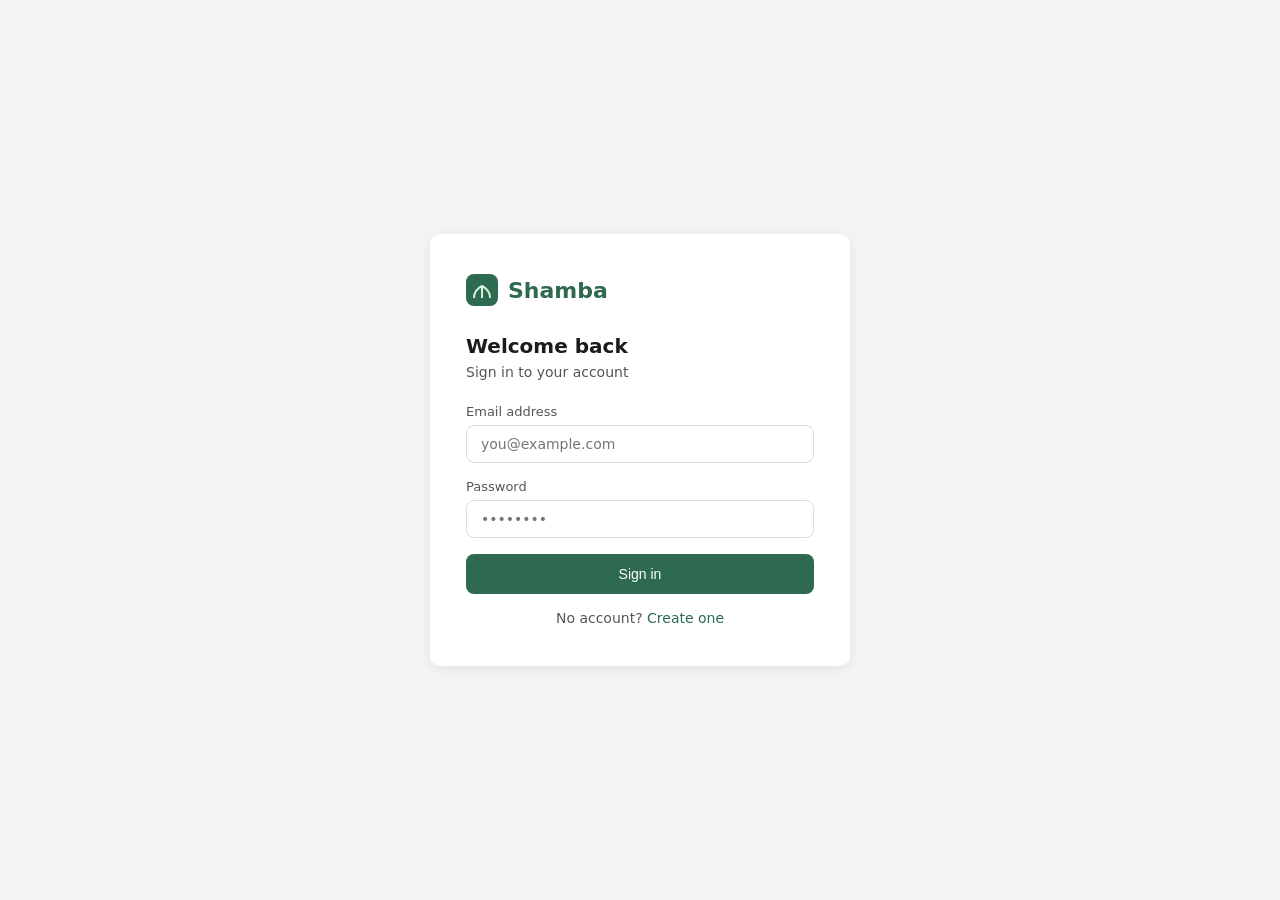
<file: frontend/index.html>
<!DOCTYPE html>
<html lang="en">
<head>
  <meta charset="UTF-8">
  <meta name="viewport" content="width=device-width, initial-scale=1.0">
  <title>Shamba — Login</title>
  <link rel="stylesheet" href="css/style.css">
</head>
<body>
<div class="auth-wrapper">
  <div class="auth-card">
    <div class="logo">
      <svg width="32" height="32" viewBox="0 0 32 32" fill="none">
        <rect width="32" height="32" rx="8" fill="#2d6a4f"/>
        <path d="M8 24c0-6 4-10 8-12 4 2 8 6 8 12" stroke="#d8f3dc" stroke-width="2" fill="none"/>
        <line x1="16" y1="12" x2="16" y2="24" stroke="#d8f3dc" stroke-width="2"/>
      </svg>
      <span>Shamba</span>
    </div>
    <h2>Welcome back</h2>
    <p class="sub">Sign in to your account</p>

    <div class="alert alert-error" id="error-msg"></div>

    <div class="form-group">
      <label>Email address</label>
      <input type="email" id="email" placeholder="you@example.com" autocomplete="email">
    </div>
    <div class="form-group">
      <label>Password</label>
      <input type="password" id="password" placeholder="••••••••" autocomplete="current-password">
    </div>

    <button class="btn btn-primary" id="login-btn" onclick="doLogin()">Sign in</button>

    <p class="text-center mt-16" style="font-size:14px;color:#555;">
      No account? <a class="link" href="register.html">Create one</a>
    </p>
  </div>
</div>

<script src="js/config.js"></script>
<script src="js/auth.js"></script>
<script>
  if (isLoggedIn()) {
    const user = getUser();
    window.location.href = user?.role === 'admin' ? 'dashboard-admin.html' : 'dashboard-farmer.html';
  }

  async function doLogin() {
    const email    = document.getElementById('email').value.trim();
    const password = document.getElementById('password').value;
    const errEl    = document.getElementById('error-msg');
    const btn      = document.getElementById('login-btn');

    errEl.classList.remove('show');
    if (!email || !password) {
      errEl.textContent = 'Please fill in all fields.';
      errEl.classList.add('show');
      return;
    }

    btn.disabled    = true;
    btn.textContent = 'Signing in…';

    try {
      const res  = await fetch(`${API_BASE}/auth/login/`, {
        method:  'POST',
        headers: { 'Content-Type': 'application/json' },
        body:    JSON.stringify({ email, password }),
      });
      const data = await res.json();

      if (res.ok) {
        saveTokens(data.access, data.refresh);
        const meRes = await fetch(`${API_BASE}/auth/me/`, {
          headers: { 'Authorization': `Bearer ${data.access}` },
        });
        const user = await meRes.json();
        saveUser(user);
        window.location.href = user.role === 'admin' ? 'dashboard-admin.html' : 'dashboard-farmer.html';
      } else {
        errEl.textContent = data.detail || 'Invalid credentials.';
        errEl.classList.add('show');
        btn.disabled    = false;
        btn.textContent = 'Sign in';
      }
    } catch (_) {
      errEl.textContent = 'Cannot reach the server. Please try again.';
      errEl.classList.add('show');
      btn.disabled    = false;
      btn.textContent = 'Sign in';
    }
  }

  document.addEventListener('keydown', e => { if (e.key === 'Enter') doLogin(); });
</script>
</body>
</html>
</file>
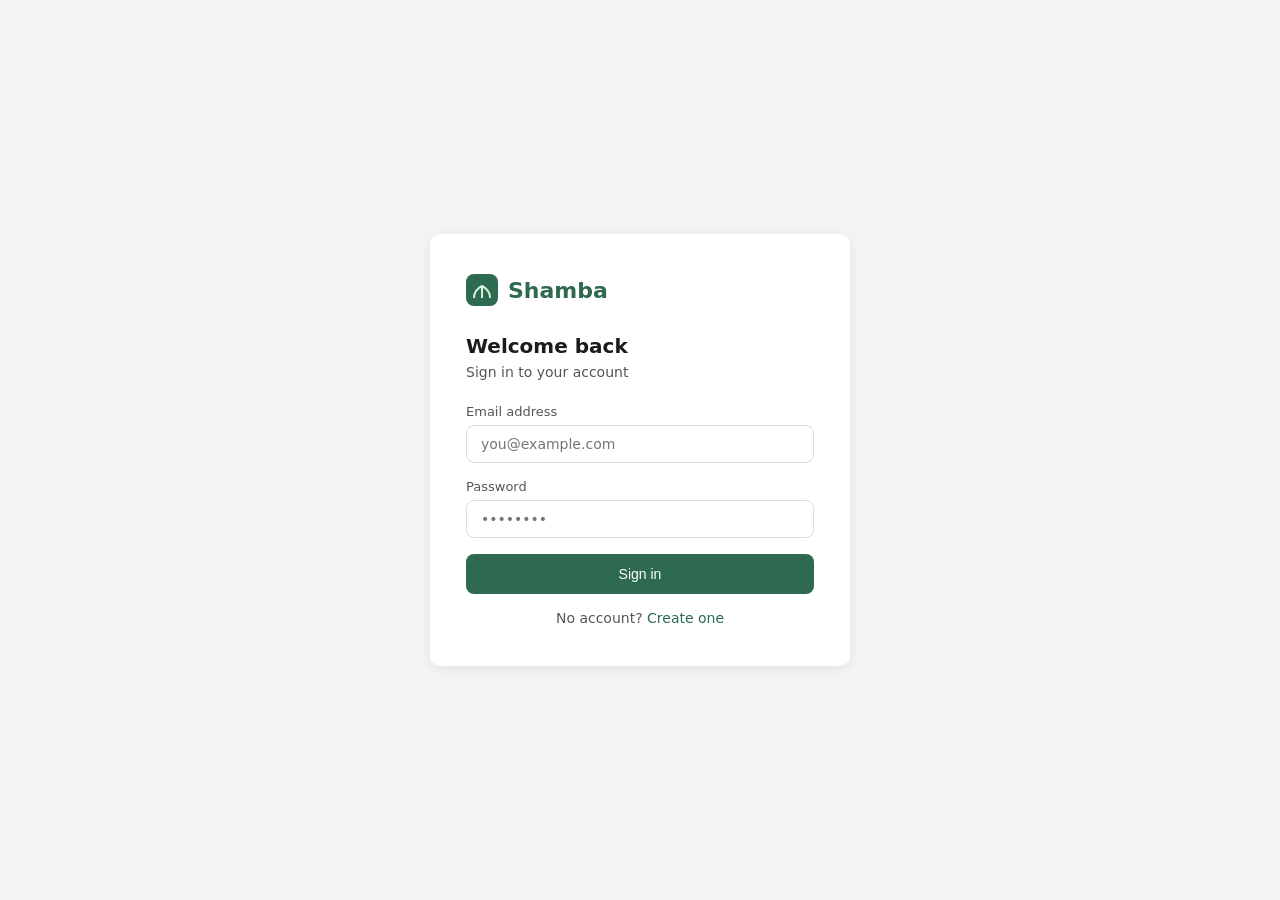
<file: frontend/dashboard-admin.html>
<!DOCTYPE html>
<html lang="en">
<head>
  <meta charset="UTF-8">
  <meta name="viewport" content="width=device-width, initial-scale=1.0">
  <title>Admin Dashboard — Shamba</title>
  <link rel="stylesheet" href="css/style.css">
</head>
<body>
<div class="app-layout">
  <aside class="sidebar">
    <div class="brand">
      <svg width="28" height="28" viewBox="0 0 32 32" fill="none">
        <rect width="32" height="32" rx="8" fill="rgba(255,255,255,0.2)"/>
        <path d="M8 24c0-6 4-10 8-12 4 2 8 6 8 12" stroke="#d8f3dc" stroke-width="2" fill="none"/>
        <line x1="16" y1="12" x2="16" y2="24" stroke="#d8f3dc" stroke-width="2"/>
      </svg>
      <span>Shamba</span>
    </div>
    <nav>
      <a href="dashboard-admin.html" class="active">📊 Dashboard</a>
      <a href="farmers.html">👨‍🌾 Farmers</a>
    </nav>
    <div class="user-info">
      <div class="name" id="sidebar-name">—</div>
      <div class="role">Admin</div>
      <button onclick="logout()">Sign out</button>
    </div>
  </aside>

  <main class="main">
    <div class="page-header">
      <h1>Admin Dashboard</h1>
      <p id="greeting">Welcome back</p>
    </div>

    <div class="stats-grid">
      <div class="stat-card">
        <div class="value" id="total-farmers">—</div>
        <div class="label">Registered farmers</div>
      </div>
    </div>

    <div class="card">
      <div class="top-bar">
        <h3 style="border:none;padding:0;margin:0">All Farmers</h3>
        <a href="farmers.html" class="btn btn-outline btn-sm">Manage farmers</a>
      </div>
      <div class="table-wrap" style="margin-top:16px">
        <table>
          <thead>
            <tr>
              <th>Name</th><th>Email</th><th>Location</th><th>Crop</th><th>Joined</th>
            </tr>
          </thead>
          <tbody id="farmers-tbody">
            <tr><td colspan="5" class="empty">Loading…</td></tr>
          </tbody>
        </table>
      </div>
    </div>
  </main>
</div>

<script src="js/config.js"></script>
<script src="js/auth.js"></script>
<script>
  requireAuth('admin');
  const user = getUser();
  document.getElementById('sidebar-name').textContent = user?.full_name || user?.email || '—';
  document.getElementById('greeting').textContent = `Welcome back, ${user?.first_name || 'Admin'}`;

  async function loadDashboard() {
    try {
      const res  = await authFetch(`${API_BASE}/farmers/dashboard/admin/`);
      const data = await res.json();
      document.getElementById('total-farmers').textContent = data.total_farmers;
      const tbody = document.getElementById('farmers-tbody');
      if (!data.farmers.length) {
        tbody.innerHTML = '<tr><td colspan="5" class="empty">No farmers yet.</td></tr>';
        return;
      }
      tbody.innerHTML = data.farmers.map(f => `
        <tr>
          <td>${f.full_name}</td>
          <td>${f.email}</td>
          <td>${f.farmer_profile?.location || '—'}</td>
          <td>${f.farmer_profile?.crop
            ? '<span class="badge">' + f.farmer_profile.crop + '</span>'
            : '—'}</td>
          <td>${new Date(f.date_joined).toLocaleDateString()}</td>
        </tr>
      `).join('');
    } catch (_) {
      document.getElementById('farmers-tbody').innerHTML =
        '<tr><td colspan="5" class="empty">Failed to load data.</td></tr>';
    }
  }

  loadDashboard();
</script>
</body>
</html>
</file>
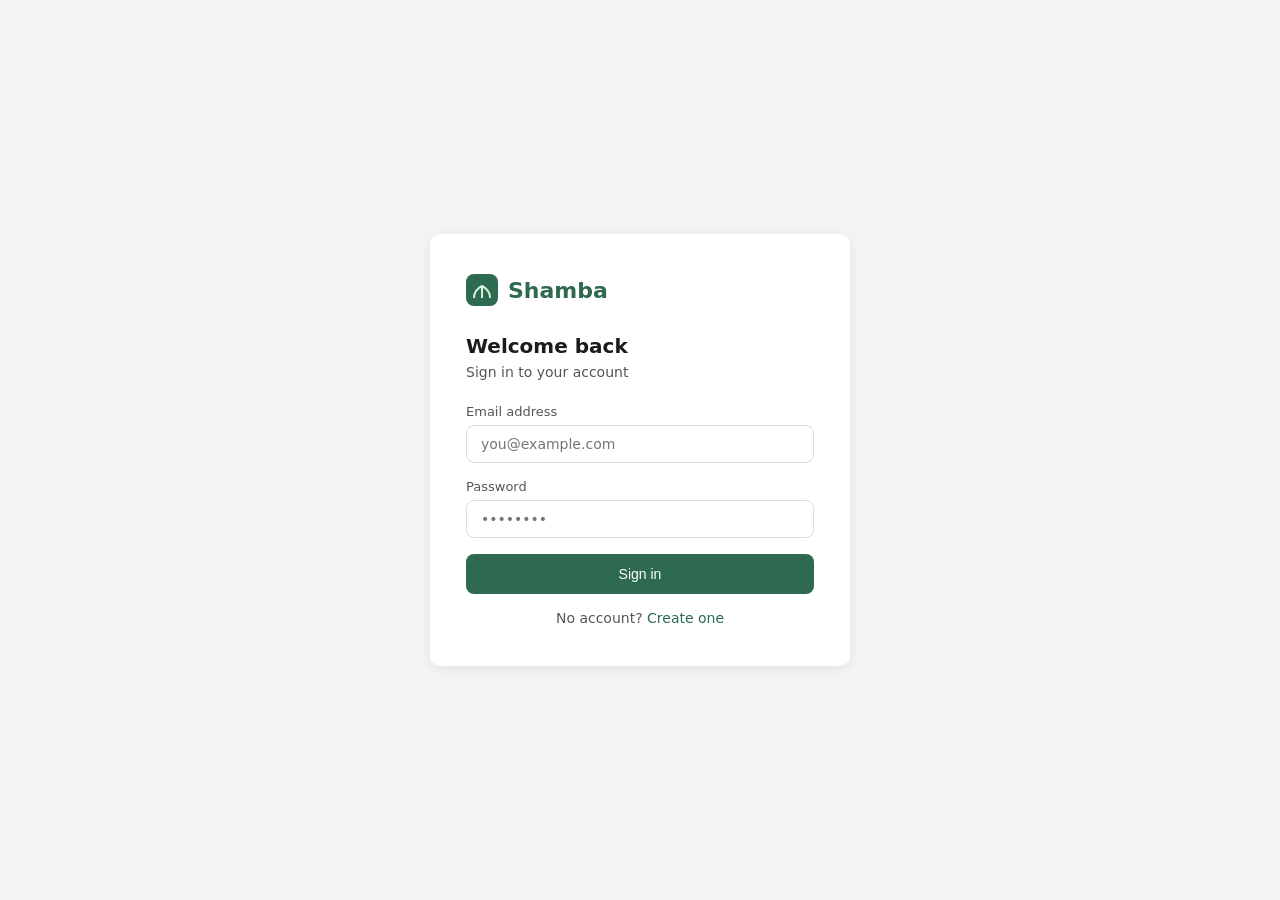
<file: frontend/dashboard-farmer.html>
<!DOCTYPE html>
<html lang="en">
<head>
  <meta charset="UTF-8">
  <meta name="viewport" content="width=device-width, initial-scale=1.0">
  <title>Farmer Dashboard — Shamba</title>
  <link rel="stylesheet" href="css/style.css">
</head>
<body>
<div class="app-layout">
  <aside class="sidebar">
    <div class="brand">
      <svg width="28" height="28" viewBox="0 0 32 32" fill="none">
        <rect width="32" height="32" rx="8" fill="rgba(255,255,255,0.2)"/>
        <path d="M8 24c0-6 4-10 8-12 4 2 8 6 8 12" stroke="#d8f3dc" stroke-width="2" fill="none"/>
        <line x1="16" y1="12" x2="16" y2="24" stroke="#d8f3dc" stroke-width="2"/>
      </svg>
      <span>Shamba</span>
    </div>
    <nav>
      <a href="dashboard-farmer.html" class="active">🌱 My Dashboard</a>
    </nav>
    <div class="user-info">
      <div class="name" id="sidebar-name">—</div>
      <div class="role">Farmer</div>
      <button onclick="logout()">Sign out</button>
    </div>
  </aside>

  <main class="main">
    <div class="page-header">
      <h1 id="welcome-msg">Welcome!</h1>
      <p>Here's your farming overview for today.</p>
    </div>

    <div id="weather-section"></div>
    <div id="insight-section"></div>

    <div class="card">
      <h3>My Profile</h3>
      <div id="profile-info" style="font-size:14px;color:#555;line-height:2;">Loading…</div>
    </div>
  </main>
</div>

<script src="js/config.js"></script>
<script src="js/auth.js"></script>
<script>
  requireAuth('farmer');
  const user = getUser();
  document.getElementById('sidebar-name').textContent = user?.full_name || user?.email || '—';

  async function loadDashboard() {
    try {
      const res  = await authFetch(`${API_BASE}/farmers/dashboard/farmer/`);
      const data = await res.json();

      document.getElementById('welcome-msg').textContent = data.welcome;

      // Weather
      const wSec = document.getElementById('weather-section');
      if (data.weather) {
        const w = data.weather;
        wSec.innerHTML = `
          <div class="weather-card">
            <div class="city">📍 ${w.city}</div>
            <div class="temp">${Math.round(w.temperature)}°C</div>
            <div class="desc">${w.description}</div>
            <div class="meta">
              <span>💧 Humidity: ${w.humidity}%</span>
              <span>💨 Wind: ${w.wind_speed} m/s</span>
              <span>Feels like: ${Math.round(w.feels_like)}°C</span>
            </div>
          </div>`;
      } else {
        wSec.innerHTML = `
          <div class="insight-box" style="border-color:#ccc;color:#777;background:#f9f9f9">
            Weather unavailable — ask your admin to set your city in your farmer profile.
          </div>`;
      }

      // Insight
      if (data.insight) {
        document.getElementById('insight-section').innerHTML =
          `<div class="insight-box">💡 ${data.insight}</div>`;
      }

      // Profile summary
      const meRes = await authFetch(`${API_BASE}/auth/me/`);
      const me    = await meRes.json();
      document.getElementById('profile-info').innerHTML = `
        <div><strong>Name:</strong> ${me.full_name}</div>
        <div><strong>Email:</strong> ${me.email}</div>
        <div><strong>Member since:</strong> ${new Date(me.date_joined).toLocaleDateString()}</div>
      `;
    } catch (_) {
      document.getElementById('welcome-msg').textContent = 'Failed to load dashboard.';
    }
  }

  loadDashboard();
</script>
</body>
</html>
</file>
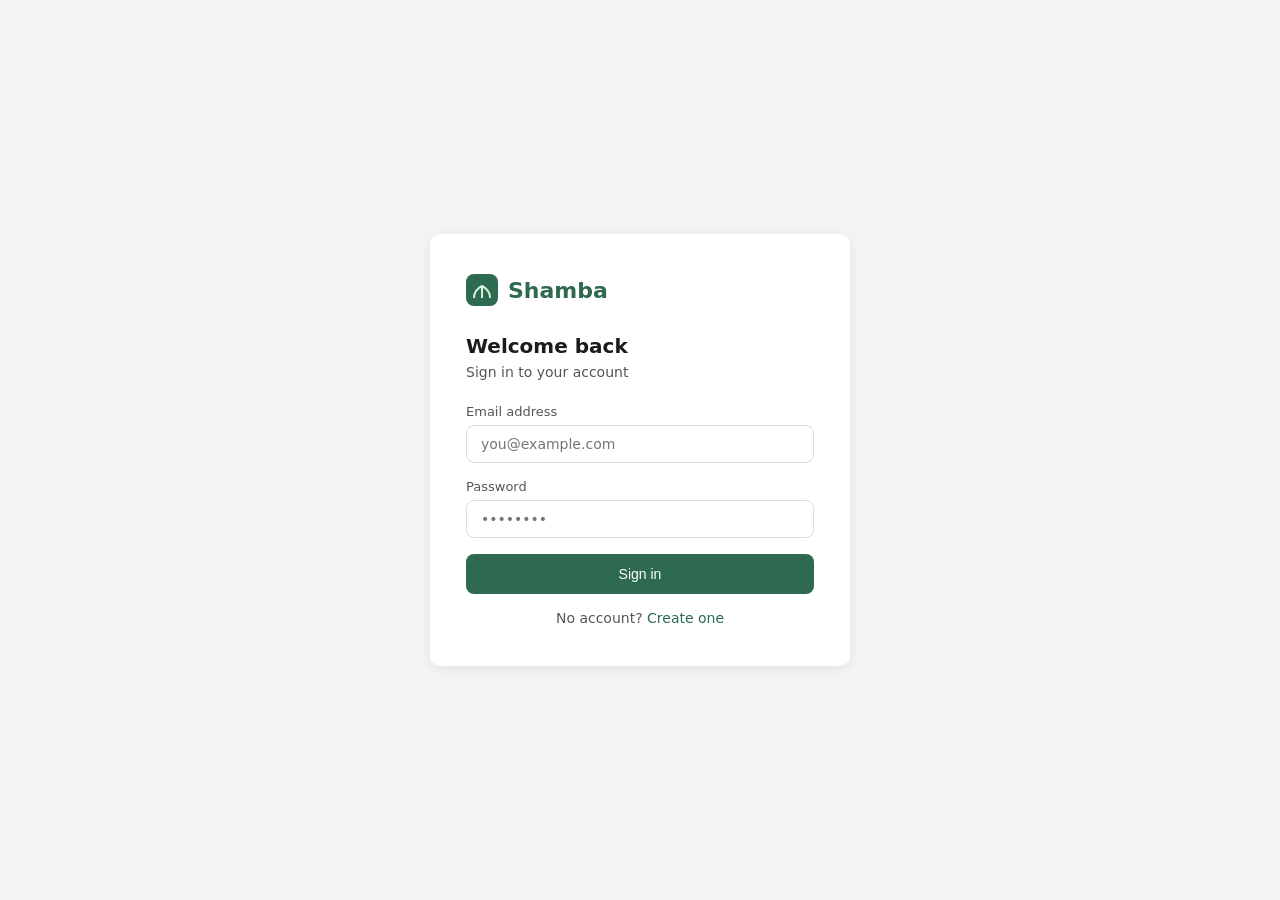
<file: frontend/farmers.html>
<!DOCTYPE html>
<html lang="en">
<head>
  <meta charset="UTF-8">
  <meta name="viewport" content="width=device-width, initial-scale=1.0">
  <title>Manage Farmers — Shamba</title>
  <link rel="stylesheet" href="css/style.css">
  <style>
    .required-star { color: #e63946; margin-left: 2px; }

    .pw-wrap { position: relative; }
    .pw-wrap input { padding-right: 42px; }
    .pw-toggle {
      position: absolute; right: 12px; top: 50%;
      transform: translateY(-50%);
      background: none; border: none; cursor: pointer;
      color: #888; padding: 0; display: flex; align-items: center;
    }
    .pw-toggle:hover { color: #333; }
  </style>
</head>
<body>
<div class="app-layout">
  <aside class="sidebar">
    <div class="brand">
      <svg width="28" height="28" viewBox="0 0 32 32" fill="none">
        <rect width="32" height="32" rx="8" fill="rgba(255,255,255,0.2)"/>
        <path d="M8 24c0-6 4-10 8-12 4 2 8 6 8 12" stroke="#d8f3dc" stroke-width="2" fill="none"/>
        <line x1="16" y1="12" x2="16" y2="24" stroke="#d8f3dc" stroke-width="2"/>
      </svg>
      <span>Shamba</span>
    </div>
    <nav>
      <a href="dashboard-admin.html">📊 Dashboard</a>
      <a href="farmers.html" class="active">👨‍🌾 Farmers</a>
    </nav>
    <div class="user-info">
      <div class="name" id="sidebar-name">—</div>
      <div class="role">Admin</div>
      <button onclick="logout()">Sign out</button>
    </div>
  </aside>

  <main class="main">
    <div class="page-header">
      <h1>Farmer Management</h1>
      <p>Add, edit, and remove farmers from the system.</p>
    </div>

    <div class="alert alert-success" id="success-msg"></div>
    <div class="alert alert-error"   id="error-msg"></div>

    <div class="card">
      <div class="top-bar">
        <h3 style="border:none;padding:0;margin:0">All Farmers</h3>
        <button class="btn btn-green btn-sm" onclick="openModal()">+ Add Farmer</button>
      </div>
      <div class="table-wrap" style="margin-top:16px">
        <table>
          <thead>
            <tr>
              <th>Name</th><th>Email</th><th>Location</th>
              <th>Crop</th><th>Farm size</th><th>Phone</th><th>Actions</th>
            </tr>
          </thead>
          <tbody id="farmers-tbody">
            <tr><td colspan="7" class="empty">Loading…</td></tr>
          </tbody>
        </table>
      </div>
    </div>
  </main>
</div>

<!-- Modal -->
<div class="modal-overlay" id="modal">
  <div class="modal">
    <h3 id="modal-title">Add Farmer</h3>
    <div class="alert alert-error" id="modal-error"></div>

    <!-- Name row -->
    <div class="form-row">
      <div class="form-group">
        <label>First name <span class="required-star">*</span></label>
        <input type="text" id="f-first" placeholder="John">
      </div>
      <div class="form-group">
        <label>Last name <span class="required-star">*</span></label>
        <input type="text" id="f-last" placeholder="Doe">
      </div>
    </div>

    <!-- Email -->
    <div class="form-group">
      <label>Email <span class="required-star">*</span></label>
      <input type="email" id="f-email" placeholder="farmer@example.com">
    </div>

    <!-- Password (hidden on edit) -->
    <div class="form-group" id="pw-group">
      <label>Password <span class="required-star">*</span></label>
      <div class="pw-wrap">
        <input type="password" id="f-password" placeholder="Min. 8 characters">
        <button type="button" class="pw-toggle" onclick="togglePw('f-password', this)"
                aria-label="Show/hide password">
          <svg id="f-password-icon" width="18" height="18" viewBox="0 0 24 24"
               fill="none" stroke="currentColor" stroke-width="2"
               stroke-linecap="round" stroke-linejoin="round">
            <path d="M1 12s4-8 11-8 11 8 11 8-4 8-11 8-11-8-11-8z"/>
            <circle cx="12" cy="12" r="3"/>
          </svg>
        </button>
      </div>
    </div>

    <!-- Location + City -->
    <div class="form-row">
      <div class="form-group">
        <label>Location / Region</label>
        <input type="text" id="f-location" placeholder="Rift Valley">
      </div>
      <div class="form-group">
        <label>City <span class="required-star">*</span></label>
        <input type="text" id="f-city" placeholder="Nakuru">
      </div>
    </div>

    <!-- Crop + Farm size -->
    <div class="form-row">
      <div class="form-group">
        <label>Crop <span class="required-star">*</span></label>
        <input type="text" id="f-crop" placeholder="maize">
      </div>
      <div class="form-group">
        <label>Farm size (acres)</label>
        <input type="number" id="f-size" placeholder="5.0" step="0.1" min="0">
      </div>
    </div>

    <!-- Phone -->
    <div class="form-group">
      <label>Phone <span class="required-star">*</span></label>
      <input type="text" id="f-phone" placeholder="0712345678">
    </div>

    <p style="font-size:12px;color:#888;margin-top:4px;">
      <span class="required-star">*</span> Required fields
    </p>

    <div class="modal-footer">
      <button class="btn btn-outline" onclick="closeModal()">Cancel</button>
      <button class="btn btn-green" id="save-btn" onclick="saveFarmer()">Save</button>
    </div>
  </div>
</div>

<script src="js/config.js"></script>
<script src="js/auth.js"></script>
<script>
  requireAuth('admin');
  const user = getUser();
  document.getElementById('sidebar-name').textContent = user?.full_name || user?.email || '—';

  let editingId = null;

  // ── Eye icon SVGs ──────────────────────────────────────────
  const EYE_OPEN = `<path d="M1 12s4-8 11-8 11 8 11 8-4 8-11 8-11-8-11-8z"/>
    <circle cx="12" cy="12" r="3"/>`;
  const EYE_CLOSED = `<path d="M17.94 17.94A10.07 10.07 0 0 1 12 20c-7 0-11-8-11-8
    a18.45 18.45 0 0 1 5.06-5.94"/>
    <path d="M9.9 4.24A9.12 9.12 0 0 1 12 4c7 0 11 8 11 8a18.5 18.5 0 0 1-2.16 3.19"/>
    <line x1="1" y1="1" x2="23" y2="23"/>`;

  function togglePw(inputId, btn) {
    const input = document.getElementById(inputId);
    const icon  = document.getElementById(inputId + '-icon');
    const showing = input.type === 'text';
    input.type   = showing ? 'password' : 'text';
    icon.innerHTML = showing ? EYE_OPEN : EYE_CLOSED;
    btn.setAttribute('aria-label', showing ? 'Show password' : 'Hide password');
  }

  // ── Feedback ───────────────────────────────────────────────
  function showMsg(type, text) {
    const el = document.getElementById(type === 'ok' ? 'success-msg' : 'error-msg');
    el.textContent = text;
    el.classList.add('show');
    setTimeout(() => el.classList.remove('show'), 4000);
  }

  // ── Load table ─────────────────────────────────────────────
  async function loadFarmers() {
    try {
      const res  = await authFetch(`${API_BASE}/farmers/`);
      const data = await res.json();
      const tbody = document.getElementById('farmers-tbody');
      if (!data.length) {
        tbody.innerHTML = '<tr><td colspan="7" class="empty">No farmers yet. Add one!</td></tr>';
        return;
      }
      tbody.innerHTML = data.map(f => `
        <tr>
          <td>${f.full_name}</td>
          <td>${f.email}</td>
          <td>${f.farmer_profile?.location || '—'}</td>
          <td>${f.farmer_profile?.crop
            ? '<span class="badge">' + f.farmer_profile.crop + '</span>'
            : '—'}</td>
          <td>${f.farmer_profile?.farm_size_acres
            ? f.farmer_profile.farm_size_acres + ' ac' : '—'}</td>
          <td>${f.farmer_profile?.phone || '—'}</td>
          <td>
            <div class="actions">
              <button class="btn btn-sm btn-edit"
                      onclick="openEdit(${f.id})">Edit</button>
              <button class="btn btn-sm btn-delete"
                      onclick="deleteFarmer(${f.id}, '${f.full_name}')">Delete</button>
            </div>
          </td>
        </tr>
      `).join('');
    } catch (_) {
      document.getElementById('farmers-tbody').innerHTML =
        '<tr><td colspan="7" class="empty">Failed to load farmers.</td></tr>';
    }
  }

  // ── Open Add modal ─────────────────────────────────────────
  function openModal() {
    editingId = null;
    document.getElementById('modal-title').textContent = 'Add Farmer';
    document.getElementById('modal-error').classList.remove('show');
    document.getElementById('pw-group').style.display = '';

    // Reset all fields
    ['f-first','f-last','f-email','f-password',
     'f-location','f-city','f-crop','f-size','f-phone']
      .forEach(id => { document.getElementById(id).value = ''; });

    // Reset password field to hidden
    const pw = document.getElementById('f-password');
    pw.type = 'password';
    document.getElementById('f-password-icon').innerHTML = EYE_OPEN;

    document.getElementById('modal').classList.add('open');
    document.getElementById('f-first').focus();
  }

  // ── Open Edit modal ────────────────────────────────────────
  async function openEdit(id) {
    editingId = id;
    document.getElementById('modal-title').textContent = 'Edit Farmer';
    document.getElementById('modal-error').classList.remove('show');
    document.getElementById('pw-group').style.display = 'none';
    document.getElementById('modal').classList.add('open');

    try {
      const res = await authFetch(`${API_BASE}/farmers/${id}/`);
      const f   = await res.json();
      document.getElementById('f-first').value    = f.first_name                        || '';
      document.getElementById('f-last').value     = f.last_name                         || '';
      document.getElementById('f-email').value    = f.email                             || '';
      document.getElementById('f-location').value = f.farmer_profile?.location          || '';
      document.getElementById('f-city').value     = f.farmer_profile?.city              || '';
      document.getElementById('f-crop').value     = f.farmer_profile?.crop              || '';
      document.getElementById('f-size').value     = f.farmer_profile?.farm_size_acres   || '';
      document.getElementById('f-phone').value    = f.farmer_profile?.phone             || '';
    } catch (_) {
      document.getElementById('modal-error').textContent = 'Failed to load farmer details.';
      document.getElementById('modal-error').classList.add('show');
    }
  }

  function closeModal() {
    document.getElementById('modal').classList.remove('open');
  }

  // ── Validate ───────────────────────────────────────────────
  function validateForm(isNew) {
    const required = [
      { id: 'f-first', label: 'First name' },
      { id: 'f-last',  label: 'Last name'  },
      { id: 'f-email', label: 'Email'      },
      { id: 'f-city',  label: 'City'       },
      { id: 'f-crop',  label: 'Crop'       },
      { id: 'f-phone', label: 'Phone'      },
    ];
    if (isNew) required.push({ id: 'f-password', label: 'Password' });

    const missing = required
      .filter(f => !document.getElementById(f.id).value.trim())
      .map(f => f.label);

    if (missing.length) {
      return `Please fill in: ${missing.join(', ')}.`;
    }

    const email = document.getElementById('f-email').value.trim();
    if (!/^[^\s@]+@[^\s@]+\.[^\s@]+$/.test(email)) {
      return 'Please enter a valid email address.';
    }

    if (isNew && document.getElementById('f-password').value.length < 8) {
      return 'Password must be at least 8 characters.';
    }

    return null; // valid
  }

  // ── Save (create or update) ────────────────────────────────
  async function saveFarmer() {
    const isNew  = !editingId;
    const errEl  = document.getElementById('modal-error');
    const btn    = document.getElementById('save-btn');

    errEl.classList.remove('show');

    const validationError = validateForm(isNew);
    if (validationError) {
      errEl.textContent = validationError;
      errEl.classList.add('show');
      return;
    }

    const payload = {
      first_name: document.getElementById('f-first').value.trim(),
      last_name:  document.getElementById('f-last').value.trim(),
      email:      document.getElementById('f-email').value.trim(),
      farmer_profile: {
        location:        document.getElementById('f-location').value.trim(),
        city:            document.getElementById('f-city').value.trim(),
        crop:            document.getElementById('f-crop').value.trim(),
        farm_size_acres: document.getElementById('f-size').value || null,
        phone:           document.getElementById('f-phone').value.trim(),
      },
    };
    if (isNew) payload.password = document.getElementById('f-password').value;

    btn.disabled    = true;
    btn.textContent = 'Saving…';

    try {
      const url    = isNew
        ? `${API_BASE}/farmers/`
        : `${API_BASE}/farmers/${editingId}/`;
      const method = isNew ? 'POST' : 'PATCH';

      const res  = await authFetch(url, { method, body: JSON.stringify(payload) });

      // 201 Created or 200 OK → success, 204 No Content won't have a body
      if (res.ok) {
        closeModal();
        showMsg('ok', isNew ? 'Farmer added successfully.' : 'Farmer updated successfully.');
        loadFarmers();
      } else {
        // Parse error body
        let errMsg = 'Something went wrong. Please try again.';
        try {
          const data = await res.json();
          // Flatten DRF error dict: { email: ['...'], farmer_profile: { city: ['...'] } }
          const lines = [];
          for (const [key, val] of Object.entries(data)) {
            if (typeof val === 'object' && !Array.isArray(val)) {
              for (const [k2, v2] of Object.entries(val)) {
                lines.push(`${k2}: ${[v2].flat().join(', ')}`);
              }
            } else {
              lines.push(`${key}: ${[val].flat().join(', ')}`);
            }
          }
          if (lines.length) errMsg = lines.join(' | ');
        } catch (_) {}
        errEl.textContent = errMsg;
        errEl.classList.add('show');
      }
    } catch (_) {
      errEl.textContent = 'Network error — check your connection and try again.';
      errEl.classList.add('show');
    } finally {
      btn.disabled    = false;
      btn.textContent = 'Save';
    }
  }

  // ── Delete ─────────────────────────────────────────────────
  async function deleteFarmer(id, name) {
    if (!confirm(`Delete "${name}"? This cannot be undone.`)) return;
    try {
      const res = await authFetch(`${API_BASE}/farmers/${id}/`, { method: 'DELETE' });
      if (res.ok) {
        showMsg('ok', `${name} has been removed.`);
        loadFarmers();
      } else {
        showMsg('err', 'Failed to delete farmer. Please try again.');
      }
    } catch (_) {
      showMsg('err', 'Network error. Please try again.');
    }
  }

  // Close modal when clicking outside it
  document.getElementById('modal').addEventListener('click', function(e) {
    if (e.target === this) closeModal();
  });

  loadFarmers();
</script>
</body>
</html>
</file>
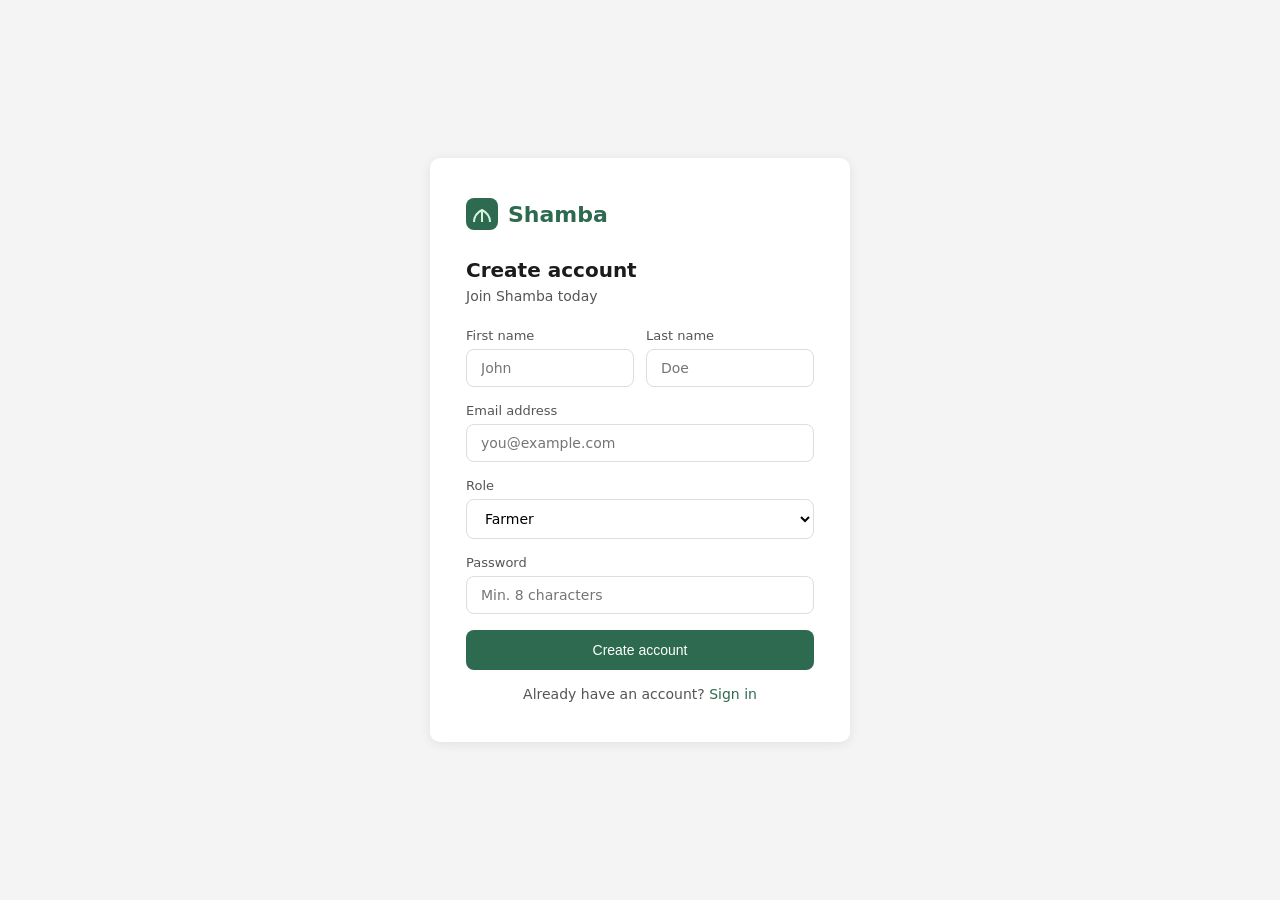
<file: frontend/register.html>
<!DOCTYPE html>
<html lang="en">
<head>
  <meta charset="UTF-8">
  <meta name="viewport" content="width=device-width, initial-scale=1.0">
  <title>Shamba — Register</title>
  <link rel="stylesheet" href="css/style.css">
</head>
<body>
<div class="auth-wrapper">
  <div class="auth-card">
    <div class="logo">
      <svg width="32" height="32" viewBox="0 0 32 32" fill="none">
        <rect width="32" height="32" rx="8" fill="#2d6a4f"/>
        <path d="M8 24c0-6 4-10 8-12 4 2 8 6 8 12" stroke="#d8f3dc" stroke-width="2" fill="none"/>
        <line x1="16" y1="12" x2="16" y2="24" stroke="#d8f3dc" stroke-width="2"/>
      </svg>
      <span>Shamba</span>
    </div>
    <h2>Create account</h2>
    <p class="sub">Join Shamba today</p>

    <div class="alert alert-error"   id="error-msg"></div>
    <div class="alert alert-success" id="success-msg"></div>

    <div class="form-row">
      <div class="form-group">
        <label>First name</label>
        <input type="text" id="first_name" placeholder="John">
      </div>
      <div class="form-group">
        <label>Last name</label>
        <input type="text" id="last_name" placeholder="Doe">
      </div>
    </div>
    <div class="form-group">
      <label>Email address</label>
      <input type="email" id="email" placeholder="you@example.com">
    </div>
    <div class="form-group">
      <label>Role</label>
      <select id="role">
        <option value="farmer">Farmer</option>
        <option value="admin">Admin</option>
      </select>
    </div>
    <div class="form-group">
      <label>Password</label>
      <input type="password" id="password" placeholder="Min. 8 characters">
    </div>

    <button class="btn btn-primary" id="reg-btn" onclick="doRegister()">Create account</button>

    <p class="text-center mt-16" style="font-size:14px;color:#555;">
      Already have an account? <a class="link" href="index.html">Sign in</a>
    </p>
  </div>
</div>

<script src="js/config.js"></script>
<script src="js/auth.js"></script>
<script>
  async function doRegister() {
    const payload = {
      first_name: document.getElementById('first_name').value.trim(),
      last_name:  document.getElementById('last_name').value.trim(),
      email:      document.getElementById('email').value.trim(),
      role:       document.getElementById('role').value,
      password:   document.getElementById('password').value,
    };
    const errEl = document.getElementById('error-msg');
    const okEl  = document.getElementById('success-msg');
    const btn   = document.getElementById('reg-btn');
    errEl.classList.remove('show');
    okEl.classList.remove('show');

    if (!payload.first_name || !payload.last_name || !payload.email || !payload.password) {
      errEl.textContent = 'Please fill in all fields.';
      errEl.classList.add('show');
      return;
    }

    btn.disabled    = true;
    btn.textContent = 'Creating account…';

    try {
      const res  = await fetch(`${API_BASE}/auth/register/`, {
        method:  'POST',
        headers: { 'Content-Type': 'application/json' },
        body:    JSON.stringify(payload),
      });
      const data = await res.json();

      if (res.ok) {
        saveTokens(data.access, data.refresh);
        saveUser(data.user);
        okEl.textContent = 'Account created! Redirecting…';
        okEl.classList.add('show');
        setTimeout(() => {
          window.location.href = data.user.role === 'admin'
            ? 'dashboard-admin.html'
            : 'dashboard-farmer.html';
        }, 1000);
      } else {
        const msgs = Object.values(data).flat().join(' ');
        errEl.textContent = msgs || 'Registration failed.';
        errEl.classList.add('show');
        btn.disabled    = false;
        btn.textContent = 'Create account';
      }
    } catch (_) {
      errEl.textContent = 'Cannot reach the server. Please try again.';
      errEl.classList.add('show');
      btn.disabled    = false;
      btn.textContent = 'Create account';
    }
  }
</script>
</body>
</html>
</file>
<file: frontend/css/style.css>
*, *::before, *::after { box-sizing: border-box; margin: 0; padding: 0; }

:root {
    --green:       #2d6a4f;
    --green-light: #52b788;
    --green-pale:  #d8f3dc;
    --amber:       #e9c46a;
    --red:         #e63946;
    --gray-dark:   #1b1b1b;
    --gray:        #555;
    --gray-light:  #f4f4f4;
    --white:       #ffffff;
    --radius:      10px;
    --shadow:      0 2px 12px rgba(0,0,0,0.08);
    --font:        'Segoe UI', system-ui, sans-serif;
}

body {
    font-family: var(--font);
    background: var(--gray-light);
    color: var(--gray-dark);
    min-height: 100vh;
}

/* ── Auth pages ── */
.auth-wrapper {
    display: flex;
    align-items: center;
    justify-content: center;
    min-height: 100vh;
    padding: 24px;
}

.auth-card {
    background: var(--white);
    border-radius: var(--radius);
    box-shadow: var(--shadow);
    padding: 40px 36px;
    width: 100%;
    max-width: 420px;
}

.auth-card .logo {
    display: flex;
    align-items: center;
    gap: 10px;
    margin-bottom: 28px;
}

.auth-card .logo span {
    font-size: 22px;
    font-weight: 700;
    color: var(--green);
}

.auth-card h2 {
    font-size: 20px;
    font-weight: 600;
    margin-bottom: 6px;
}

.auth-card p.sub {
    color: var(--gray);
    font-size: 14px;
    margin-bottom: 24px;
}

/* ── Forms ── */
.form-group {
    margin-bottom: 16px;
}

.form-group label {
    display: block;
    font-size: 13px;
    font-weight: 500;
    margin-bottom: 6px;
    color: var(--gray);
}

.form-group input,
.form-group select {
    width: 100%;
    padding: 10px 14px;
    border: 1.5px solid #ddd;
    border-radius: 8px;
    font-size: 14px;
    font-family: var(--font);
    background: var(--white);
    transition: border-color 0.2s;
}

.form-group input:focus,
.form-group select:focus {
    outline: none;
    border-color: var(--green-light);
}

.form-row {
    display: grid;
    grid-template-columns: 1fr 1fr;
    gap: 12px;
}

/* ── Buttons ── */
.btn {
    display: inline-flex;
    align-items: center;
    justify-content: center;
    gap: 6px;
    padding: 10px 20px;
    border: none;
    border-radius: 8px;
    font-size: 14px;
    font-weight: 500;
    cursor: pointer;
    transition: opacity 0.15s, transform 0.1s;
    text-decoration: none;
}

.btn:active { transform: scale(0.98); }
.btn:disabled { opacity: 0.6; cursor: not-allowed; }

.btn-primary  { background: var(--green); color: var(--white); width: 100%; padding: 12px; }
.btn-primary:hover { opacity: 0.9; }
.btn-sm       { padding: 6px 14px; font-size: 13px; }
.btn-edit     { background: var(--amber); color: var(--gray-dark); }
.btn-delete   { background: var(--red); color: var(--white); }
.btn-outline  { background: transparent; border: 1.5px solid var(--green); color: var(--green); }
.btn-outline:hover { background: var(--green-pale); }
.btn-green    { background: var(--green); color: var(--white); }

/* ── Alerts ── */
.alert {
    padding: 10px 14px;
    border-radius: 8px;
    font-size: 13px;
    margin-bottom: 16px;
    display: none;
}
.alert.show { display: block; }
.alert-error   { background: #ffe0e0; color: #b00020; }
.alert-success { background: var(--green-pale); color: var(--green); }

/* ── App shell ── */
.app-layout {
    display: grid;
    grid-template-columns: 220px 1fr;
    min-height: 100vh;
}

/* ── Sidebar ── */
.sidebar {
    background: var(--green);
    color: var(--white);
    display: flex;
    flex-direction: column;
    padding: 28px 0;
    position: sticky;
    top: 0;
    height: 100vh;
}

.sidebar .brand {
    display: flex;
    align-items: center;
    gap: 10px;
    padding: 0 24px 28px;
    border-bottom: 1px solid rgba(255,255,255,0.15);
}

.sidebar .brand span {
    font-size: 18px;
    font-weight: 700;
}

.sidebar nav {
    padding: 20px 12px;
    flex: 1;
    display: flex;
    flex-direction: column;
    gap: 4px;
}

.sidebar nav a {
    display: flex;
    align-items: center;
    gap: 10px;
    padding: 10px 14px;
    border-radius: 8px;
    color: rgba(255,255,255,0.8);
    text-decoration: none;
    font-size: 14px;
    font-weight: 500;
    transition: background 0.15s, color 0.15s;
}

.sidebar nav a:hover,
.sidebar nav a.active {
    background: rgba(255,255,255,0.15);
    color: var(--white);
}

.sidebar .user-info {
    padding: 16px 24px;
    border-top: 1px solid rgba(255,255,255,0.15);
    font-size: 13px;
}

.sidebar .user-info .name { font-weight: 600; }
.sidebar .user-info .role { opacity: 0.7; text-transform: capitalize; margin-bottom: 12px; }

.sidebar .user-info button {
    background: rgba(255,255,255,0.15);
    border: none;
    color: var(--white);
    padding: 8px 14px;
    border-radius: 8px;
    font-size: 13px;
    cursor: pointer;
    width: 100%;
    text-align: left;
}
.sidebar .user-info button:hover { background: rgba(255,255,255,0.25); }

/* ── Main content ── */
.main {
    padding: 32px;
    overflow-y: auto;
}

.page-header {
    margin-bottom: 28px;
}

.page-header h1 {
    font-size: 22px;
    font-weight: 700;
}

.page-header p {
    color: var(--gray);
    font-size: 14px;
    margin-top: 4px;
}

/* ── Stat cards ── */
.stats-grid {
    display: grid;
    grid-template-columns: repeat(auto-fit, minmax(180px, 1fr));
    gap: 16px;
    margin-bottom: 32px;
}

.stat-card {
    background: var(--white);
    border-radius: var(--radius);
    padding: 20px 24px;
    box-shadow: var(--shadow);
}

.stat-card .value {
    font-size: 32px;
    font-weight: 700;
    color: var(--green);
}

.stat-card .label {
    font-size: 13px;
    color: var(--gray);
    margin-top: 4px;
}

/* ── Cards ── */
.card {
    background: var(--white);
    border-radius: var(--radius);
    box-shadow: var(--shadow);
    padding: 24px;
    margin-bottom: 24px;
}

.card h3 {
    font-size: 16px;
    font-weight: 600;
    margin-bottom: 16px;
    padding-bottom: 12px;
    border-bottom: 1px solid #eee;
}

/* ── Weather widget ── */
.weather-card {
    background: linear-gradient(135deg, var(--green) 0%, var(--green-light) 100%);
    color: var(--white);
    border-radius: var(--radius);
    padding: 24px;
    margin-bottom: 24px;
    box-shadow: var(--shadow);
}

.weather-card .city { font-size: 13px; opacity: 0.85; }
.weather-card .temp { font-size: 48px; font-weight: 700; line-height: 1; margin: 8px 0; }
.weather-card .desc { font-size: 14px; opacity: 0.9; text-transform: capitalize; }
.weather-card .meta { display: flex; gap: 20px; margin-top: 16px; font-size: 13px; opacity: 0.85; }

.insight-box {
    background: var(--green-pale);
    border-left: 4px solid var(--green);
    border-radius: 0 8px 8px 0;
    padding: 14px 16px;
    font-size: 14px;
    color: var(--green);
    margin-bottom: 24px;
    line-height: 1.6;
}

/* ── Table ── */
.table-wrap { overflow-x: auto; }

table {
    width: 100%;
    border-collapse: collapse;
    font-size: 14px;
}

thead th {
    background: var(--gray-light);
    text-align: left;
    padding: 10px 14px;
    font-weight: 600;
    font-size: 12px;
    text-transform: uppercase;
    letter-spacing: 0.5px;
    color: var(--gray);
}

tbody td {
    padding: 12px 14px;
    border-bottom: 1px solid #f0f0f0;
    vertical-align: middle;
}

tbody tr:last-child td { border-bottom: none; }
tbody tr:hover { background: var(--gray-light); }

.actions { display: flex; gap: 6px; }

/* ── Modal ── */
.modal-overlay {
    display: none;
    position: fixed;
    inset: 0;
    background: rgba(0,0,0,0.45);
    z-index: 100;
    align-items: center;
    justify-content: center;
    padding: 24px;
}

.modal-overlay.open { display: flex; }

.modal {
    background: var(--white);
    border-radius: var(--radius);
    padding: 32px;
    width: 100%;
    max-width: 500px;
    max-height: 90vh;
    overflow-y: auto;
    box-shadow: 0 8px 32px rgba(0,0,0,0.18);
}

.modal h3 { font-size: 18px; margin-bottom: 20px; }

.modal-footer {
    display: flex;
    gap: 10px;
    justify-content: flex-end;
    margin-top: 20px;
}

/* ── Badge ── */
.badge {
    display: inline-block;
    padding: 2px 10px;
    border-radius: 20px;
    font-size: 12px;
    font-weight: 500;
    background: var(--green-pale);
    color: var(--green);
}

/* ── Misc ── */
.link { color: var(--green); text-decoration: none; font-size: 14px; }
.link:hover { text-decoration: underline; }
.text-center { text-align: center; }
.mt-16 { margin-top: 16px; }
.empty { color: var(--gray); font-size: 14px; padding: 20px 0; text-align: center; }

.top-bar {
    display: flex;
    justify-content: space-between;
    align-items: center;
    margin-bottom: 16px;
}

/* ── Responsive ── */
@media (max-width: 700px) {
    .app-layout { grid-template-columns: 1fr; }
    .sidebar { height: auto; position: static; flex-direction: row; flex-wrap: wrap; padding: 16px; }
    .sidebar nav { flex-direction: row; padding: 0; }
    .main { padding: 16px; }
    .form-row { grid-template-columns: 1fr; }
}
</file>
